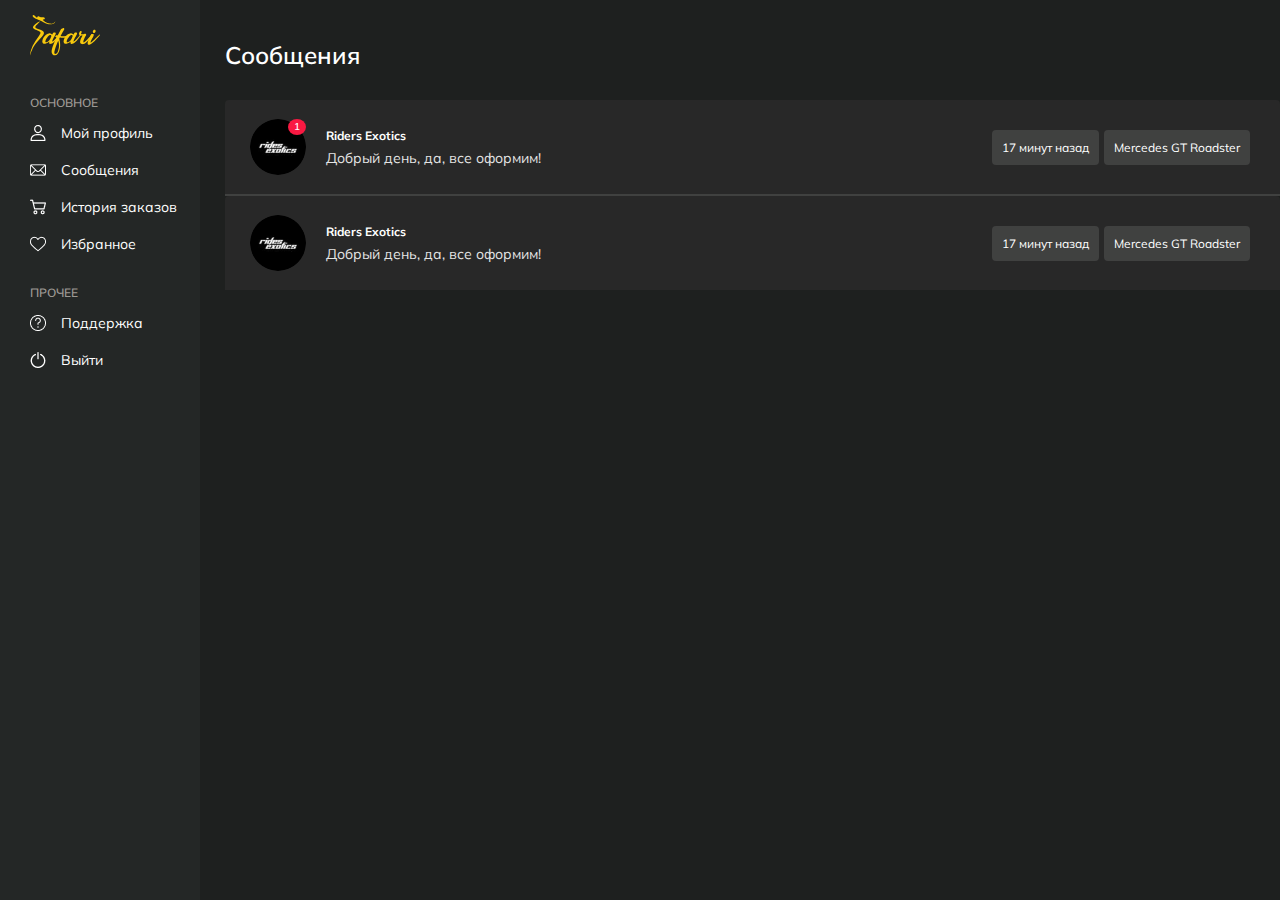
<file: messages1.html>
<!DOCTYPE html>
<html lang="en">
<head>
    <meta charset="UTF-8">
    <meta http-equiv="X-UA-Compatible" content="IE=edge">
    <meta name="viewport" content="width=device-width, initial-scale=1.0">
    <link rel="stylesheet" href="css/acount.css">
    <title>Safari</title>
</head>
<body>
    <aside class="aside">
        <div class="aside_container">
            <div class="aside_logo">
                <img src="img/Logo.svg" alt="Logo">
            </div>
            <div class="aside_items">
                <div class="aside_item_1">
                    <h5>основное</h5>
                    <ul>
                        <li>
                            <div class="aside_item_icons">
                                <img src="img/icon_user.png" alt="user icon">
                            </div>
                            <a href="">Мой профиль</a>
                        </li>
                        <li>
                            <div class="aside_item_icons">
                                <img src="img/mail_icon.png" alt="mail icon">
                            </div>
                            <a href="">Сообщения</a>
                        </li>
                        <li>
                            <div class="aside_item_icons">
                                <img src="img/shopping_cart_icon.png" alt="shopping chart icon">
                            </div>
                            <a href="">История заказов</a>
                        </li>
                        <li>
                            <div class="aside_item_icons">
                                <img src="img/heart_icon.png" alt="heart icon">
                            </div>
                            <a href="">Избранное</a>
                        </li>
                    </ul>
                </div>
                <div class="aside_item_2">
                    <h5>ПРОЧЕЕ</h5>
                    <ul>
                        <li>
                            <div class="aside_item_icons">
                                <img src="img/question_icon.png" alt="question icon">
                            </div>
                            <a href="">Поддержка</a>
                        </li>
                        <li>
                            <div class="aside_item_icons">
                                <img src="img/turn_off_icon.png" alt="turn off icon">
                            </div>
                            <a href="">Выйти</a>
                        </li>
                    </ul>
                </div>
            </div>
        </div>
    </aside>
    <main class="mess-container">
        <div class="mess-title">Сообщения</div>
        <div class="row-messages">
            <a class="row" href="#">
                <div class="left-row-box">
                    <div class="div-user-col">
                        <div class="number-sms">1</div>
                        <img src="img/el.png" alt="">
                    </div>
                    <div class="us-mes">
                        <div class="us_n_title">
                            Riders Exotics
                        </div>
                        <div class="sms-title">
                            Добрый день, да, все оформим!
                        </div>
                    </div>
                </div>
                <div class="right-row-box">
                    <div class="inf-row">17 минут назад</div>
                    <div class="inf-row">Mercedes GT Roadster</div>
                </div>
            </a>
            <div class="hr"></div>
            <a class="row" href="#">
                <div class="left-row-box">
                    <div class="div-user-col">
                       
                        <img src="img/el.png" alt="">
                    </div>
                    <div class="us-mes">
                        <div class="us_n_title">
                            Riders Exotics
                        </div>
                        <div class="sms-title">
                            Добрый день, да, все оформим!
                        </div>
                    </div>
                </div>
                <div class="right-row-box">
                    <div class="inf-row">17 минут назад</div>
                    <div class="inf-row">Mercedes GT Roadster</div>
                </div>
            </a>
        </div>
    </main>
</body>
</html>
</file>
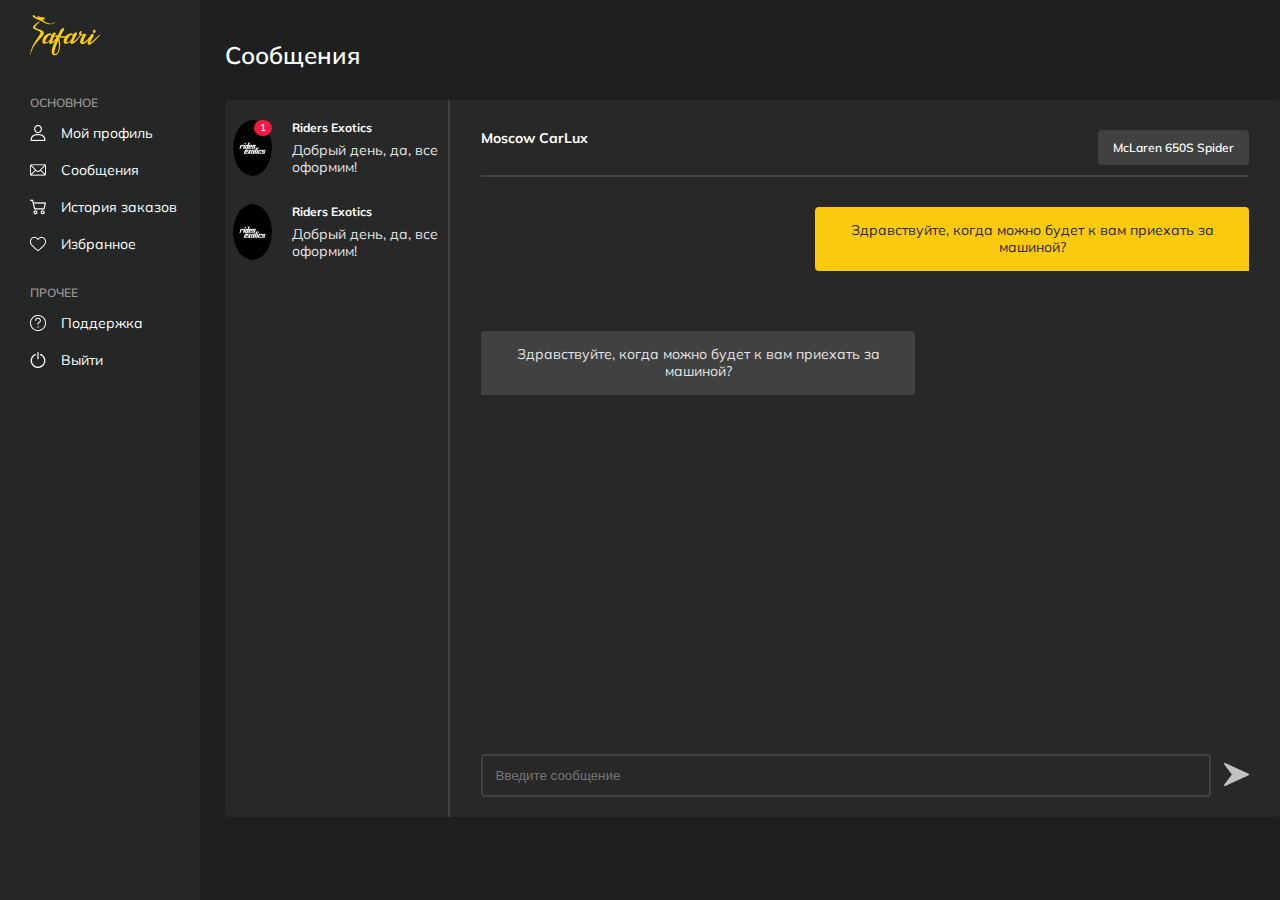
<file: messages2.html>
<!DOCTYPE html>
<html lang="en">
<head>
    <meta charset="UTF-8">
    <meta http-equiv="X-UA-Compatible" content="IE=edge">
    <meta name="viewport" content="width=device-width, initial-scale=1.0">
    <link rel="stylesheet" href="css/acount.css">
    <title>Safari</title>
</head>
<body>
    <aside class="aside">
        <div class="aside_container">
            <div class="aside_logo">
                <img src="img/Logo.svg" alt="Logo">
            </div>
            <div class="aside_items">
                <div class="aside_item_1">
                    <h5>основное</h5>
                    <ul>
                        <li>
                            <div class="aside_item_icons">
                                <img src="img/icon_user.png" alt="user icon">
                            </div>
                            <a href="">Мой профиль</a>
                        </li>
                        <li>
                            <div class="aside_item_icons">
                                <img src="img/mail_icon.png" alt="mail icon">
                            </div>
                            <a href="">Сообщения</a>
                        </li>
                        <li>
                            <div class="aside_item_icons">
                                <img src="img/shopping_cart_icon.png" alt="shopping chart icon">
                            </div>
                            <a href="">История заказов</a>
                        </li>
                        <li>
                            <div class="aside_item_icons">
                                <img src="img/heart_icon.png" alt="heart icon">
                            </div>
                            <a href="">Избранное</a>
                        </li>
                    </ul>
                </div>
                <div class="aside_item_2">
                    <h5>ПРОЧЕЕ</h5>
                    <ul>
                        <li>
                            <div class="aside_item_icons">
                                <img src="img/question_icon.png" alt="question icon">
                            </div>
                            <a href="">Поддержка</a>
                        </li>
                        <li>
                            <div class="aside_item_icons">
                                <img src="img/turn_off_icon.png" alt="turn off icon">
                            </div>
                            <a href="">Выйти</a>
                        </li>
                    </ul>
                </div>
            </div>
        </div>
    </aside>
    <main class="mess-container">
        <div class="mess-title">Сообщения</div>
        <div class="message-content">
            <div class="left_aside_bar">
                <ul>
                    <li class="mes-item">
                        <div class="left-row-box">
                            <div class="div-user-col">
                                <div class="number-sms">1</div>
                                <img src="img/el.png" alt="">
                            </div>
                            <div class="us-mes">
                                <div class="us_n_title">
                                    Riders Exotics
                                </div>
                                <div class="sms-title">
                                    Добрый день, да, все оформим!
                                </div>
                            </div>
                        </div>
                    </li>
                    <li class="mes-item">
                        <div class="left-row-box">
                            <div class="div-user-col">
                               
                                <img src="img/el.png" alt="">
                            </div>
                            <div class="us-mes">
                                <div class="us_n_title">
                                    Riders Exotics
                                </div>
                                <div class="sms-title">
                                    Добрый день, да, все оформим!
                                </div>
                            </div>
                        </div>
                    </li>
                </ul>
            </div>
            <div class="right_aside_bar">
                <div class="nm_inf_er_p">
                    <h2>Moscow CarLux</h2>
                    <div>McLaren 650S Spider</div>
                </div>
                <div class="sms-box">
                    <div class="send-sms">Здравствуйте, когда можно будет к вам приехать за машиной?</div>
                </div>
                <div class="sms-box sms-box-2">
                    <div class="send-sms">Здравствуйте, когда можно будет к вам приехать за машиной?</div>
                </div>
                <div class="div-form-mess">
                    <form action="" class="myform">
                        <input type="text" placeholder="Введите сообщение" class="sms-input">
                        <button class="snd-btn"><img src="img/senc.png" alt=""></button>
                    </form>
                </div>
            </div>
        </div>
    </main>
</body>
</html>
</file>
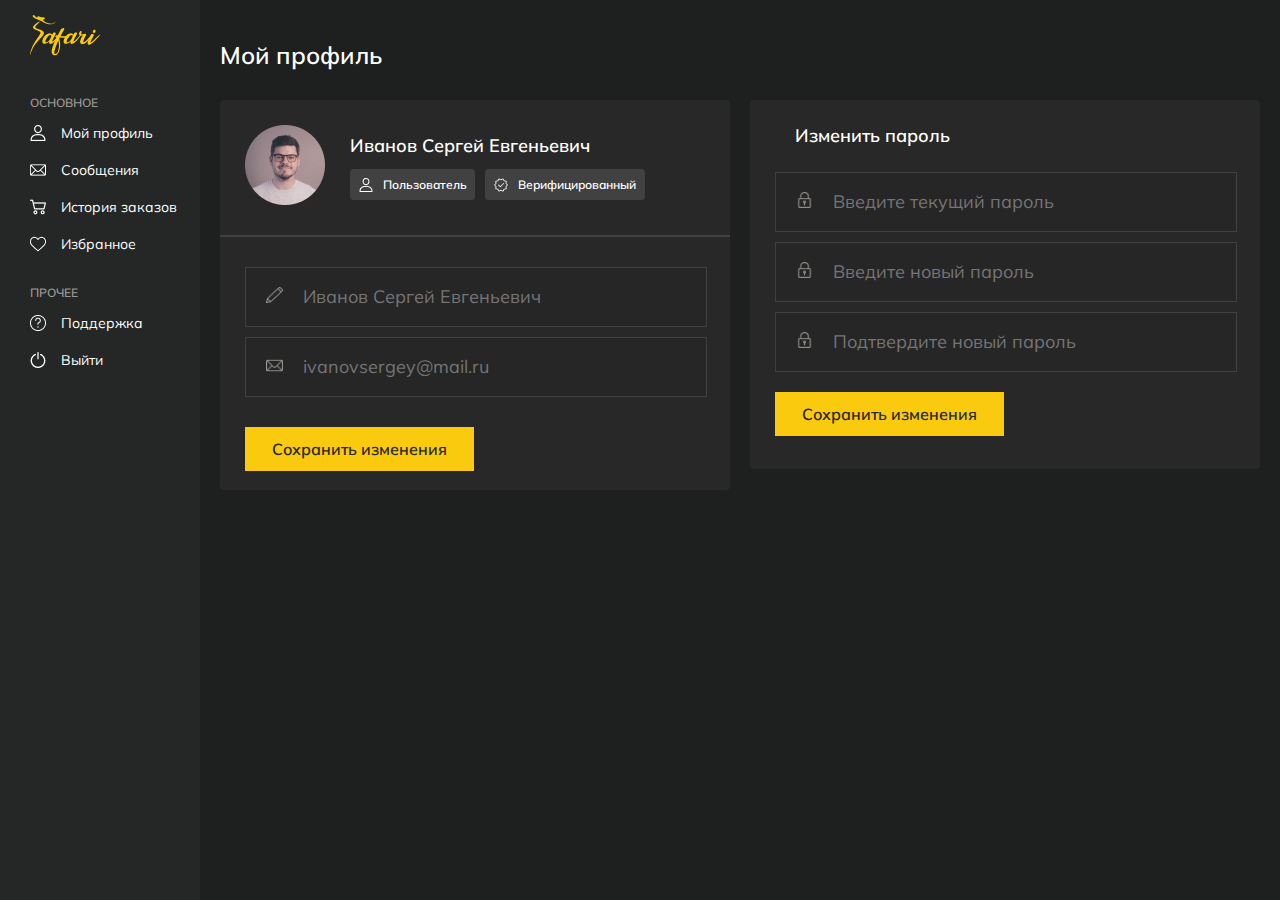
<file: myacount.html>
<!DOCTYPE html>
<html lang="en">
<head>
    <meta charset="UTF-8">
    <meta http-equiv="X-UA-Compatible" content="IE=edge">
    <meta name="viewport" content="width=device-width, initial-scale=1.0">
    <link rel="stylesheet" href="css/acount.css">
    <title>Safari</title>
</head>
<body>

    <aside class="aside">
        <div class="aside_container">
            <div class="aside_logo">
                <img src="img/Logo.svg" alt="Logo">
            </div>
            <div class="aside_items">
                <div class="aside_item_1">
                    <h5>основное</h5>
                    <ul>
                        <li>
                            <div class="aside_item_icons">
                                <img src="img/icon_user.png" alt="user icon">
                            </div>
                            <a href="">Мой профиль</a>
                        </li>
                        <li>
                            <div class="aside_item_icons">
                                <img src="img/mail_icon.png" alt="mail icon">
                            </div>
                            <a href="">Сообщения</a>
                        </li>
                        <li>
                            <div class="aside_item_icons">
                                <img src="img/shopping_cart_icon.png" alt="shopping chart icon">
                            </div>
                            <a href="">История заказов</a>
                        </li>
                        <li>
                            <div class="aside_item_icons">
                                <img src="img/heart_icon.png" alt="heart icon">
                            </div>
                            <a href="">Избранное</a>
                        </li>
                    </ul>
                </div>
                <div class="aside_item_2">
                    <h5>ПРОЧЕЕ</h5>
                    <ul>
                        <li>
                            <div class="aside_item_icons">
                                <img src="img/question_icon.png" alt="question icon">
                            </div>
                            <a href="">Поддержка</a>
                        </li>
                        <li>
                            <div class="aside_item_icons">
                                <img src="img/turn_off_icon.png" alt="turn off icon">
                            </div>
                            <a href="">Выйти</a>
                        </li>
                    </ul>
                </div>
            </div>
        </div>
    </aside>
    <main class="main_user">
        <div class="main_user_container">
            <h2>Мой профиль</h2>
            <div class="main_user_items">
                <div class="main_user_item_1">
                    <div class="main_user_info">
                        <div class="main_user_info_img">
                            <img src="img/Ellipse.png" alt="user image">
                          
                                <div class=" main_user_info_img_edit">
                                    <label for="file-inputs">
                                        <img src="img/user_icon_img_edit.png" alt="edit">
                                    </label>

                                     <input id="file-inputs" type="file"/>
                                </div>
                        </div>
                        <div class="main_user_info_text">
                            <h3>Иванов Сергей Евгеньевич</h3>
                            <div class="main_user_info_text_btns">
                                <div class="main_user_info_text_btn_1">
                                    <div class="main_user_info_text_btn_icon">
                                        <img src="img/icon_user_2.png" alt="user icon">
                                    </div>
                                    <h5>Пользователь</h5>
                                </div>
                                <div class="main_user_info_text_btn_2">
                                    <div class="main_user_info_text_btn_icon">
                                        <img src="img/verify_icon.png" alt="verify icon">
                                    </div>
                                    <h5>Верифицированный</h5>
                                </div>
                            </div>
                        </div>
                    </div>
                    <div class="main_user_items_border"></div>
                    <div class="main_user_item_1_inputs">
               
                        <div class="main_user_item_1_input_1">
                            <div class="main_user_item_1_input_1_logo">
                                <img src="img/pencil_icon.png" alt="pencil icon">
                            </div>
                            <input type="text" name="name" class="name" placeholder="Иванов Сергей Евгеньевич">
                        </div>
						<div class="main_user_item_1_input_1">
                            <div class="main_user_item_1_input_1_logo">
                                <img src="img/mail_icon_2.png" alt="pencil icon">
                            </div>
                            <input type="text" name="name" class="name" placeholder="ivanovsergey@mail.ru">
                        </div>
                  
                        <button class="main_user_item_1_btn">Сохранить изменения</button>
                    </div>
                </div>
                <div class="main_user_item_2">
                    <h5>Изменить пароль</h5>
                    <div class="main_user_item_2_inputs">
                    	<div class="main_user_item_1_input_1">
                            <div class="main_user_item_1_input_1_logo">
                                <img src="img/padlock_icon.png" alt="pencil icon">
                            </div>
                            <input type="password" name="name" class="name" placeholder="Введите текущий пароль">
                        </div>
                  		<div class="main_user_item_1_input_1">
                            <div class="main_user_item_1_input_1_logo">
                                <img src="img/padlock_icon.png" alt="pencil icon">
                            </div>
                            <input type="password" name="name" class="name" placeholder="Введите новый пароль">
                        </div>
                      	<div class="main_user_item_1_input_1">
                            <div class="main_user_item_1_input_1_logo">
                                <img src="img/padlock_icon.png" alt="pencil icon">
                            </div>
                            <input type="password" name="name" class="name" placeholder="Подтвердите новый пароль">
                        </div>
                        <button class="main_user_item_2_btn">Сохранить изменения</button>
                    </div>
                </div>
            </div>
        </div>
    </main>
</body>
</html>
</file>
<file: css/acount.css>
@import url('https://fonts.googleapis.com/css2?family=Mulish:wght@200&display=swap');

*{
    margin: 0;
    padding: 0;
}
body{
    background: #1E201F;
}
.aside{
    max-width: 200px;
    width: 100%;
    background: #242726;
    height: 100%;
    position: fixed;
    left: 0;
    top: 0;
}
.aside_container{
    width: 100%;
}
.aside_logo{
    max-width: 70px;
    margin-left: 30px;
    padding-top: 15px;
}
.aside_logo img{
    width: 100%;
}
.aside_items{
    margin-top: 35px;
    width: 100%;
}
.aside_item_1{
    width: 100%;
}
.aside_item_1 h5, .aside_item_2 h5{
    font-family: 'Mulish', sans-serif;
    font-weight: 600;
    font-size: 12px;
    line-height: 15px;
    text-transform: uppercase;
    color: #9C9893;
    margin-bottom: 5px;
    margin-left: 30px;
}
.aside_item_1 ul, .aside_item_2 ul{
    list-style-type: none;
}
.aside_item_1 ul li, .aside_item_2 ul li{
    display: flex;
    padding: 10px 0px;
    position: relative;
}
.aside_item_1 ul li a, .aside_item_2 ul li a{
    font-family: 'Mulish', sans-serif;
    font-weight: 400;
    font-size: 14px;
    line-height: 17px;
    color: #FFFFFF;
    text-decoration: none;
}
.aside_item_icons{
    width: 16px;
    margin-left: 30px;
    margin-right: 15px;
    height: 16px;
}
.aside_item_icons img{
    width: 100%;
    height: 100%;
}
.aside_item_2{
    margin-top: 22px;
}
.aside_item_1 ul li::before, .aside_item_2 ul li::before{
    content: "";
    width: 4px;
    height: 36px;
    background: #F9CA0D;
    position: absolute;
    display: none;
    top: 0;
    left: 0;
}
.aside_item_1 ul li:hover, .aside_item_2 ul li:hover{
    background: #2F2F2F;
}
.aside_item_1 ul li:hover::before, .aside_item_2 ul li:hover::before{
    display: block;
    background: #F9CA0D;
}
.main_user{
    max-width: 1200px;
    /* padding-left: 220px;*/
    padding-right: 20px;
    margin: 0px auto 0px 220px;
}
.main_user_container{
    padding-top: 40px;
    width: 100%;
}
.main_user_container h2{
    font-family: 'Mulish', sans-serif;
    font-weight: 600;
    font-size: 24px;
    line-height: 30px;
    color: #FFFFFF;
    margin-bottom: 30px;
}
.main_user_items{
    display: flex;
    width: 100%;
}
.main_user_item_1{
    max-width: 590px;
    width: 100%;
    background: #282828;
    border-radius: 4px;
    height: 390px;
    padding: 0px 25px;
    position: relative;
}
.main_user_item_2{
    margin-left: 20px;
}
.main_user_info{
    display: flex;
    align-items: center;
    width: 100%;
}
.main_user_info_img{
    width: 80px;
    height: 80px;
    margin: 25px 25px 30px 0px;
    position: relative;
}
.main_user_info_img img{
    width: 100%;
    height: 100%;
}
.main_user_info_img_edit{
    background: url("../img/user_icon_img_edit_bg.png") no-repeat;
    background-size: cover;
    background-position: center;
    position: absolute;
    width: 44px;
    height: 44px;
    display: flex;
    align-items: center;
    justify-content: center;
    top: 18px;
    left: 18px;
    cursor: pointer;
    visibility: hidden;
}
.main_user_info_img_edit> input
{
    display: none;
}

.main_user_info_img_edit > label img{
    width: 18px;
    height: 18px;
}
.main_user_info_img:hover > .main_user_info_img_edit{
    visibility: visible;
}
.main_user_info_text{
    max-width: 295px;
    width: 100%;
}
.main_user_info_text h3{
    font-family: 'Mulish', sans-serif;
    font-weight: 600;
    font-size: 18px;
    line-height: 22px;
    color: #FFFFFF;
}
.main_user_info_text_btns{
    margin-top: 12px;
    display: flex;
}
.main_user_info_text_btn_1{
    background: #404140;
    border-radius: 4px;
    max-width: 125px;
    width: 100%;
    display: flex;
    align-items: center;
    justify-content: center;
    padding: 8px 0;
    margin-right: 10px;
}
.main_user_info_text_btn_1 h5, .main_user_info_text_btn_2 h5{
    font-family: 'Mulish', sans-serif;
    font-weight: 600;
    font-size: 12px;
    line-height: 15px;
    color: #FFFFFF;
}
.main_user_info_text_btn_icon{
    width: 14px;
    height: 14px;
    margin-right: 10px;
}
.main_user_info_text_btn_icon img{
    width: 100%;
}
.main_user_info_text_btn_2{
    background: #404140;
    border-radius: 4px;
    max-width: 160px;
    width: 100%;
    display: flex;
    align-items: center;
    justify-content: center;
    padding: 8px 0;
}
.main_user_items_border{
    border-top: 2px solid #404140;
    display: block;
    width: 100%;
    margin-bottom: 30px;
    position: absolute;
    left: 0;
}
.main_user_item_1_inputs{
    max-width: 540px;
    width: 100%;
    margin-top: 32px;
}
.main_user_item_1_input_1, .main_user_item_1_input_2{
    max-width: 540px;
    width: 100%;
    background: #262626;
    border: 1.5px solid #404140;
    display: flex;
    align-items: center;
    padding: 14px 0px;
}
.main_user_item_1_input_1{
    margin-bottom: 10px;
}
.main_user_item_1_input_1_logo, .main_user_item_1_input_2_logo{
    width: 19px;
    margin-left: 20px;
    margin-right: 20px;
}
.main_user_item_1_input_2_logo{
    width: 19px;
    height: 14px;
}
.main_user_item_1_input_1_logo img, .main_user_item_1_input_2_logo img{
    width: 100%;
    height: 100%;
}
.main_user_item_1_input_1 .name, .main_user_item_1_input_2 #email{
    font-family: 'Mulish', sans-serif;
    outline: none;
    border: none;
    background: #262626;
    font-size: 18px;
    line-height: 30px;
    color: #FFFFFF;
    font-weight: 400;
    max-width: 430px;
    width: 100%;
}
.main_user_item_1_btn{
    font-family: 'Mulish', sans-serif;
    font-weight: 600;
    font-size: 16px;
    line-height: 30px;
    color: #282828;
    background: #F9CA0D;
    border: none;
    outline: none;
    padding: 7px 27px;
    margin-top: 20px;
    cursor: pointer;
    white-space: nowrap;
}
.main_user_item_1_btn:hover{
    background: #FFDC51;
}
.main_user_item_2{
    max-width: 590px;
    width: 100%;
    background: #282828;
    border-radius: 4px;
    height: 369px;
    padding: 0px 25px;
}
.main_user_item_2 h5{
    margin-left: 20px;
    font-family: 'Mulish', sans-serif;
    font-weight: 600;
    font-size: 18px;
    line-height: 22px;
    color: #FFFFFF;
    margin-bottom: 25px;
    margin-top: 25px;
}
.main_user_item_2_inputs{
    max-width: 540px;
    width: 100%;
}
.main_user_item_2_input{
    width: 100%;
    background: #262626;
    border: 1.5px solid #404140;
    display: flex;
    align-items: center;
    padding: 14px 0px;
    margin-bottom: 10px;
}
.main_user_item_2_input_logo{
    margin-left: 20px;
    margin-right: 20px;
    width: 19px;
    height: 19px;
}
.main_user_item_2_input_logo img{
    width: 100%;
    height: 100%;
}
.main_user_item_2_input input{
    font-family: 'Mulish', sans-serif;
    outline: none;
    border: none;
    background: #262626;
    font-size: 18px;
    line-height: 30px;
    color: #FFFFFF;
    font-weight: 400;
    max-width: 430px;
    width: 100%;
}
.main_user_item_2_btn{
    font-family: 'Mulish', sans-serif;
    font-weight: 600;
    font-size: 16px;
    line-height: 30px;
    color: #282828;
    background: #F9CA0D;
    border: none;
    outline: none;
    padding: 7px 27px;
    margin-top: 10px;
    cursor: pointer;
    white-space: nowrap;
}
.main_user_item_2_btn:hover{
    background: #FFDC51;
}
@media (max-width: 1900px) {
    
    .main_user {
        margin: 0 auto;
        padding-left: 0px;
    }
}
@media (max-width: 1630px) {
    .main_user {
        margin: 0 auto;
        padding-left: 0px;
        margin-left: 220px;
    }
    .main_user_container {
        margin: 0 auto;
        padding-left: 0px;
    }
}
@media (max-width: 1100px){
    .main_user_items{
        flex-direction: column;
    }
    .main_user_item_1{
        max-width: unset;
    }
    .main_user_item_2{
        max-width: unset;
    }
    .main_user_item_2 {
        margin-left: 0px;
        margin-top: 20px;
    }
}

@media (max-width: 891px) {
 
    .main_user_item_1_input_1 .name, .main_user_item_1_input_2 #email {
        font-family: 'Mulish', sans-serif;
        outline: none;
        border: none;
        background: #262626;
        font-size: 16px;
        line-height: 28px;
        color: #FFFFFF;
        font-weight: 400;
        max-width: 430px;
        width: 100%;
    }
    .main_user_item_2_input input {
        font-family: 'Mulish', sans-serif;
        outline: none;
        border: none;
        background: #262626;
        font-size: 16px;
        line-height: 28px;
        color: #FFFFFF;
        font-weight: 400;
        max-width: 430px;
        width: 100%;
    }
    .main_user_item_1_input_1, .main_user_item_1_input_2 {
        max-width: 540px;
        width: 100%;
        background: #262626;
        border: 1.5px solid #404140;
        display: flex;
        align-items: center;
        padding: 12px 0px;
    }
    .main_user_item_2_input {
        width: 100%;
        background: #262626;
        border: 1.5px solid #404140;
        display: flex;
        align-items: center;
        padding: 12px 0px;
        margin-bottom: 8px;
    }
    .main_user_item_1_input_1 {
        margin-bottom: 8px;
    }    
	.main_user_item_1{
		height:unset;
	}
}
@media (max-width: 693px) {
    .main_user_info_text_btns {
        margin-top: 12px;
        display: flex;
        
        justify-content: center;
    }
    .main_user_info_text_btn_1 h5, .main_user_info_text_btn_2 h5 {
        font-family: 'Mulish', sans-serif;
        font-weight: 600;
        font-size: 10px;
        line-height: 15px;
        color: #FFFFFF;
        padding: 0 7px;
    }
    .main_user {
       
        padding-right: 0px;
    }
    .main_user_info {
        flex-wrap: wrap;
        justify-content: center;
        margin-bottom: 16px;
    }
    .main_user_info_text h3 {
        text-align: center;
    }
    .main_user_info_img {
        margin: 10px 25px 12px 0px;
    }
    .main_user_item_1_btn,.main_user_item_2_btn {
        padding: 2px 12px;
        margin-top: 20px;
        font-size: 15px;
    }
    .main_user_item_2_btn{
        margin-top: 10px;
    }
    .main_user_item_1_input_1, .main_user_item_1_input_2 {
        padding: 8px 0px;
    }
    .main_user_item_1_input_1 .name, .main_user_item_1_input_2 #email {
        font-size: 15px;   
    }
    .main_user_item_2_input {
        padding: 8px 0px;
        margin-bottom: 8px;
    }
    .main_user_item_2_input input {
        font-size: 15px;
    }
    .main_user_item_2_input_logo {
        margin-left: 20px;
        margin-right: 20px;
        width: 16px;
        height: 14px;
    }
    .main_user_item_1_input_1_logo, .main_user_item_1_input_2_logo {
        width: 16px;
        height: 14px;
    }
}
@media (max-width: 585px) {
    .main_user {
       margin: 0 auto;
        padding-right: 0px;
    }
	
	.main_user_info_text_btn_1{
		max-width:unset;
		width:unset
	}
	.main_user_info_text_btn_2{
		max-width:unset;
				width:unset

	}
    .main_user_info_img {
        width: 60px;
        height: 60px;
        margin: 10px 0px 10px 0px;
    }
    .main_user_info_text_btns {
        margin-top: 12px;
        display: flex;
        flex-wrap: wrap;
        justify-content: center;
    }
    .main_user_info_text h3 {
        font-size: 16px;
    }
 
    .main_user_item_1_input_1, .main_user_item_1_input_2 {
        padding: 4px 0px;
    }
    .main_user_item_1_input_1 l.name, .main_user_item_1_input_2 #email {
        font-size: 10px;
    }
    .main_user_item_1_input_2_logo {
        width: 14px;
        height: 12px;
    }
    .main_user_item_1_btn, .main_user_item_2_btn {
        padding: 1px 5px;
        margin-top: 20px;
        font-size: 9px;
    }
    .aside_logo {
        margin-left: 10px;
    }
    .aside_item_1 h5, .aside_item_2 h5 {
        margin-left: 10px;
    }
    .aside_item_icons {
        margin-left: 10px;
    }
    .aside {
        max-width: 140px;
    }
    .main_user {
        padding-left: 144px;
        padding-right: 5px;
    }
    .main_user_item_2_input {
        padding: 4px 0px;
    }
    .main_user_item_2_input input {
        font-size: 13px;
    }
    .main_user_item_2_input_logo {
        margin-left: 10px;
        margin-right: 10px;
        width: 16px;
        height: 14px;
    }
    .main_user_item_1_input_1_logo {
        margin-left: 10px;
        margin-right: 10px;
    }
    .main_user_item_1_input_2_logo {
        margin-left: 10px;
        margin-right: 10px;
    }
    .main_user_item_2 h5 {
        font-size: 16px;
    }
    .main_user_container h2 {
        font-size: 20px;
    }
}
@media (max-width: 458px){
    .main_user_info_text_btn_1 {
        margin-bottom: 10px;
    }
}
/* login-reg */
.registration-container{
    background: #1E201F;
border-radius: 0px 0px 4px 4px;
max-width: 585px;
margin: auto;
}
.header-regs{

    display: flex;
    background: #282828;
    padding: 41px;
    align-items: center;
    justify-content: space-between;

}
.tl-head{
    font-family: 'Mulish', sans-serif;
font-style: normal;
font-weight: 600;
font-size: 24px;
line-height: 30px;

color: #FFFFFF;
}
.cross{
    font-family: 'Mulish', sans-serif;
    color: black;
    
    background: #F9CA0D;
width: 45px;
height: 45px;
border-radius: 50%;
cursor: pointer;
}
.cross > img{
    width: 100%;
    height: 100%;
}
.inner-regs{
    padding: 20px;

}
.auto_btn{
    font-style: normal;
font-weight: normal;
font-size: 20px;
line-height: 24px;
font-family: 'Mulish', sans-serif;

color: #C1C1C1;
cursor: pointer;
margin-right: 30px;
padding: 6px 0px;

}
.auto-register{
    padding-bottom: 0px;
    display: flex;
    align-items: center;
    border-bottom: 1px solid #4b4b4b;
}
.active_auto_btn{
    color: #F9CA0D;
    border-bottom: 2px solid #F9CA0D;

}
.errors{
    border: 2px solid #F91942;
    box-sizing: border-box;
    padding: 15px;
    color: white;
    font-family: 'Mulish', sans-serif;
    margin-bottom: 10px;
    margin-top: 10px;

    padding: 20px;

}
.fm-auto-rg > form > p,.add_sub_all > p{
    font-family: 'Mulish', sans-serif;
    color: white;
    font-size: 20px;
    text-align: left;

}
.add_sub_all{
    display: flex;
    align-items: center;
    margin-top: 20px;
}
.rg_ch{
    margin: 0 20px;
    width: 21px;
    height: 21px;
}
.ch_btn{
    margin-top: 0;
}
/*modal */
div.modal-overlay {
    display: none;
    position: fixed;
    top: 0;
    left: 0;
    width: 100%;
    height: 100%;
    z-index: 999999999;
    background: rgba(0, 0, 0, 0.8);
    opacity: 0;
    -webkit-transition: opacity 0.3s ease-in-out;
    -moz-transition: opacity 0.3s ease-in-out;
    -o-transition: opacity 0.3s ease-in-out;
    transition: opacity 0.3s ease-in-out;
}
div.modal-overlay div.modal-box div.inner-modal {
    opacity: 0;
    position: relative;
    background: transparent;
    width: 100%;
    margin: 0 auto;
    width: 90%;
    height: auto;
    max-width: 480px;
    margin: 0px auto 1.5em;
    -moz-transform: scale(0);
    -o-transform: scale(0);
    transform: scale(0);
    -webkit-transform: scale(0);
    -ms-transform: scale(0);
    -webkit-transition: 0.3s transform ease-in-out, 0.2s opacity ease-in-out;
    -moz-transition: 0.3s transform ease-in-out, 0.2s opacity ease-in-out;
    -o-transition: 0.3s transform ease-in-out, 0.2s opacity ease-in-out;
    transition: 0.3s transform ease-in-out, 0.2s opacity ease-in-out;
   
}

div.modal-overlay div.modal-box div.inner-modal .modal-content {
    width: 100%;
    height: 100%;
    padding: 40px 10px;
    z-index: 99;
    position: relative;
    -webkit-box-sizing: border-box;
    -moz-box-sizing: border-box;
    box-sizing: border-box;
    text-align: center;
    overflow-y: auto;

}

div.modal-overlay div.modal-box div.inner-modal.disp {
    opacity: 1;
    -moz-transform: scale(1);
    -o-transform: scale(1);
    transform: scale(1);
    -webkit-transform: scale(1);
    -ms-transform: scale(1);
}
div.modal-overlay.disp {
    opacity: 1;
}
div.modal-overlay div.modal-box div.inner-modal.dis {
    opacity: 1;
    -moz-transform: scale(1);
    -o-transform: scale(1);
    transform: scale(1);
    -webkit-transform: scale(1);
    -ms-transform: scale(1);
}
div.modal-overlay.dis {
    opacity: 1;
}
div.test-content {
    display: none;
}
.form-2{
    display: none;
    height: 60vh;
    overflow-y: scroll;
    overflow-x: hidden;
    padding: 10px;

}
.form-1{
    height: 60vh;
    overflow-y: scroll;
    overflow-x: hidden;
    padding: 10px;

}
.form-2::-webkit-scrollbar {
    display: block;
    width: 4px;
    height: 4px;
    cursor: pointer;

}
.form-2::-webkit-scrollbar-track {
    background: #262928;
}
    
.form-2::-webkit-scrollbar-thumb {
    background: #F9CA0D;
    border-right: none;
    border-left: none;
}
.form-1::-webkit-scrollbar {
    display: block;
    width: 4px;
    height: 4px;
    cursor: pointer;

}
.form-1::-webkit-scrollbar-track {
    background: #262928;
}
    
.form-1::-webkit-scrollbar-thumb {
    background: #F9CA0D;
    border-right: none;
    border-left: none;
}
.pols{
    margin-bottom: 10px;
}
.fm-2{
    margin-right: 13px;
color: white;
background: #404140;
display: flex;
align-items: center;
}
.fm-2 > img{ 
       width: 15px;
       margin-right: 6px;
}
.fm:hover{
    background: #F9CA0D !important;

}
@media (max-width: 768px){
    .cross {
        font-family: 'Mulish', sans-serif;
        color: black;
        background: #F9CA0D;
        width: 20px;
        height: 20px;
        border-radius: 50%;
        cursor: pointer;
    }
    .tl-head {
        font-family: 'Mulish', sans-serif;
        font-style: normal;
        font-weight: 600;
        font-size: 18px;
        line-height: 0;
    }
    .auto_btn {
        font-style: normal;
        font-weight: normal;
        font-size: 16px;}
        .errors {
            border: 2px solid #F91942;
            box-sizing: border-box;
            padding: 15px;
            color: white;
            font-family: 'Mulish', sans-serif;
            margin-bottom: 10px;
            margin-top: 10px;
            padding: 10px;
            font-size: 12px;
        }
}
.mess-container{
    max-width: 1200px;
    margin-left: 225px;
    margin-top: 40px;

}
.div-user-col{
    width: 56px;
height: 56px;
margin-right: 20px;
position: relative;
}
.number-sms{
    position: absolute;
    background: #F91942;
    font-style: normal;
font-weight: 600;
font-size: 10px;
line-height: 12px;
display: flex;
align-items: center;
text-align: center;
font-family: 'Mulish', sans-serif;
right: 0;
padding: 2px 6px;
border-radius: 50%;
color: #FFFFFF;
}
.div-user-col > img{
    width: 100%;
    height: 100%;
    border-radius: 50%;
    
}
.us_n_title{
    font-family: 'Mulish', sans-serif;

font-style: normal;
font-weight: bold;
font-size: 12px;
line-height: 15px;
display: flex;
align-items: center;

color: #FFFFFF;
}
.mess-title{
    font-family: 'Mulish', sans-serif;
font-style: normal;
font-weight: 600;
font-size: 24px;
line-height: 30px;
margin-bottom: 30px;

color: #FFFFFF;
}
.row{
    border-radius: 4px 4px 0px 0px;
    padding: 19px 25px;
    display: flex;
    justify-content: space-between;
    list-style: none;
    background: #282828;
    transition: .5s;
    text-decoration: none;

}
.row:hover{
    background: #2F2F2F;

}
.left-row-box{
    display: flex;
    align-items: center;

}
.sms-title{
font-family: 'Mulish', sans-serif;
font-style: normal;
font-weight: normal;
font-size: 14px;
line-height: 17px;
display: flex;
align-items: center;
margin-top: 7px;
color: #E5E5E5;

}
.inf-row{
    background: #404140;
    border-radius: 4px;
    text-decoration: none;
    color: white;
    text-align: center;
    padding: 10px;
    margin-right: 5px;
    font-family: 'Mulish', sans-serif;
    font-size: 12px;
}
.right-row-box{
    display: flex;
    align-items: center;
}
.hr{
    max-width: 1200px;
    height: 2px;
    background: #404140;
}
@media (max-width: 767px){
    .row {
        border-radius: 4px 4px 0px 0px;
        padding: 19px 25px;
        display: flex;
        justify-content: center;
        list-style: none;
        background: #282828;
        transition: .5s;
        flex-direction: column;
        align-items: center;
    }
    .right-row-box {
       
        margin-top: 10px;
    }
}
@media (max-width: 550px){
    .div-user-col {
        width: 45px;
        height: 45px;
      
    }
    .sms-title {
      
        font-size: 11px;
    }
    .inf-row{
        font-size: 10px;

    }
    .mess-container {
        margin-left: 150px;
    }
   .left-row-box{
    flex-direction: column;
    align-items: start;
   }
   .row{
       align-items: start;
   }
}
@media (max-width: 400px){
    .right-row-box {
        display: flex;
        flex-direction: column;
        align-items: baseline;

    }
.inf-row{
    margin-bottom: 10px;

}    

}
.message-content{
    background: #282828;
    border-radius: 4px;
  
    display: flex;
}
.mes-item{
    margin-bottom: 28px;
    list-style: none;

}
.left_aside_bar{
    max-width: 300px;
    border-right: 2px solid #404140;
}
.nm_inf_er_p > h2{
    font-style: normal;
font-weight: bold;
font-size: 14px;
line-height: 17px;
color: #FFFFFF;
font-family: 'Mulish', sans-serif;

}
.nm_inf_er_p > div{
    
background: #404140;
border-radius: 4px;
font-style: normal;
font-weight: 600;
font-size: 12px;
line-height: 15px;
font-family: 'Mulish', sans-serif;
padding: 10px 15px;


color: #FFFFFF;

}
.nm_inf_er_p{
    display: flex;
    justify-content: space-between;
    width: 100%;
    padding: 10px 0px;
    border-bottom: 2px solid #404140;

}
.right_aside_bar{
    max-width: 800px;
    width: 100%;
    padding: 20px 31px;
}
.left_aside_bar > ul{
    padding: 20px 8px;

}
.send-sms{
    background: #F9CA0D;
border-radius: 4px 4px 0px 4px;
font-style: normal;
font-weight: normal;
font-size: 14px;
line-height: 17px;
font-family: 'Mulish', sans-serif;

text-align: center;

color: #282828;
max-width: 404px;
    margin-top: 30px;
    margin-bottom: 30px;
    padding: 15px;

}
.sms-box{
    display: flex;
    justify-content: flex-end;
}
.sms-box-2 > .send-sms{
    background: #404140;
    border-radius: 4px 4px 4px 0px;
    color: #E5E5E5;

}
.sms-box-2{
    justify-content: flex-start;

}
.sms-input{
    background: transparent;
    border: 2px solid #404140;
    box-sizing: border-box;
    border-radius: 4px;
    padding: 12px;
    width: 95%;
    color: white;
}
.myform{
    display: flex;
    align-items: center;
    justify-content: space-between;
}
.snd-btn{
    border: none;
    background: transparent;
    cursor: pointer;
}
.div-form-mess{
    margin-top: 329px;

}
@media (max-width:767px){
    .nm_inf_er_p {
       
        flex-direction: column;
    }
    .nm_inf_er_p > div {
       
        margin-top: 12px;
    }
    .sms-input {
      width: 80%;
    }
    .right_aside_bar{
        padding: 20px 2px;

    }
}
@media (max-width: 600px){
    .message-content {
        background: #282828;
        border-radius: 4px;
        display: flex;
        flex-direction: column;
        justify-content: center;
    }
}
</file>
